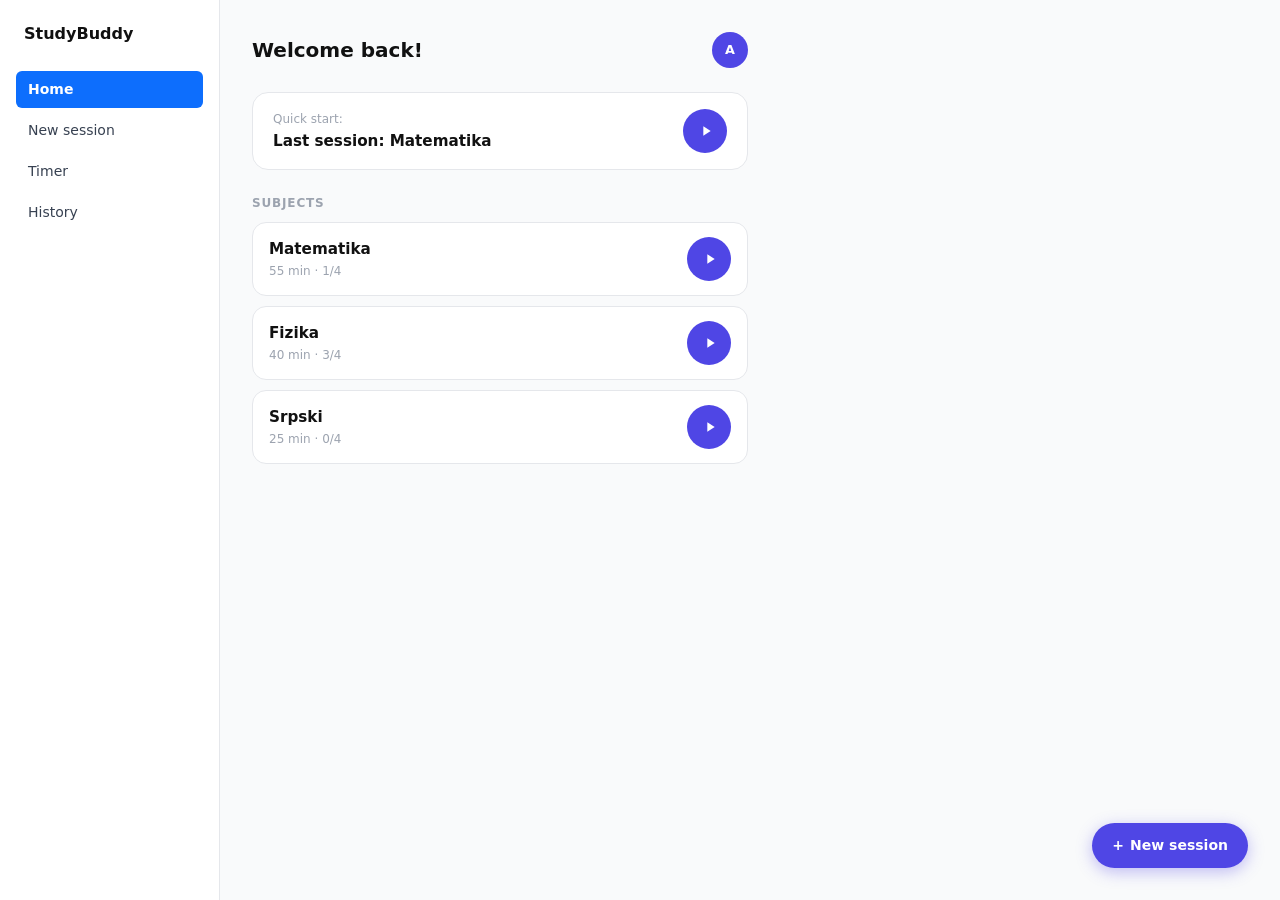
<file: index.html>
<!DOCTYPE html>
<html lang="sr">
<head>
  <meta charset="UTF-8" />
  <meta name="viewport" content="width=device-width, initial-scale=1.0"/>
  <title>StudyBuddy</title>
  <link href="https://cdn.jsdelivr.net/npm/bootstrap@5.3.2/dist/css/bootstrap.min.css" rel="stylesheet">
  <link rel="stylesheet" href="style.css">
</head>
<body>

<div class="d-flex">

  <aside class="d-none d-md-block">
    <h5>StudyBuddy</h5>
    <nav class="nav nav-pills flex-column gap-1">
      <a href="index.html"       class="nav-link active">Home</a>
      <a href="new-session.html" class="nav-link">New session</a>
      <a href="timer.html"       class="nav-link">Timer</a>
      <a href="history.html"     class="nav-link">History</a>
    </nav>
  </aside>

  <main class="flex-grow-1">
    <div class="page-header">
      <h4 class="page-title">Welcome back!</h4>
      <div class="avatar">A</div>
    </div>

    <div class="quick-start-card">
      <div>
        <div class="label">Quick start:</div>
        <div class="subject-name">Last session: Matematika</div>
      </div>
      <button class="play-btn" onclick="go('Matematika', 55, 4)">
        <svg viewBox="0 0 24 24"><path d="M8 5v14l11-7z"/></svg>
      </button>
    </div>

    <div class="section-label">Subjects</div>

    <div class="subject-card">
      <div>
        <div class="subject-name">Matematika</div>
        <div class="subject-meta">55 min · 1/4</div>
      </div>
      <button class="play-btn" onclick="go('Matematika', 55, 4)">
        <svg viewBox="0 0 24 24"><path d="M8 5v14l11-7z"/></svg>
      </button>
    </div>

    <div class="subject-card">
      <div>
        <div class="subject-name">Fizika</div>
        <div class="subject-meta">40 min · 3/4</div>
      </div>
      <button class="play-btn" onclick="go('Fizika', 40, 4)">
        <svg viewBox="0 0 24 24"><path d="M8 5v14l11-7z"/></svg>
      </button>
    </div>

    <div class="subject-card">
      <div>
        <div class="subject-name">Srpski</div>
        <div class="subject-meta">25 min · 0/4</div>
      </div>
      <button class="play-btn" onclick="go('Srpski', 25, 4)">
        <svg viewBox="0 0 24 24"><path d="M8 5v14l11-7z"/></svg>
      </button>
    </div>
  </main>

</div>

<a href="new-session.html" class="desktop-fab">
  <span>+</span> New session
</a>

<nav class="mobile-nav d-md-none">
  <a href="index.html" class="active">
    <span class="nav-icon">★</span>
    <span>Home</span>
  </a>
  <a href="new-session.html">
    <span class="nav-icon">+</span>
    <span>New session</span>
  </a>
  <a href="history.html">
    <span class="nav-icon">◷</span>
    <span>History</span>
  </a>
</nav>

<script>
  function go(subject, duration, repeats) {
    sessionStorage.setItem('session', JSON.stringify({ subject, duration, repeats }));
    window.location.href = 'timer.html';
  }
</script>
</body>
</html>
</file>
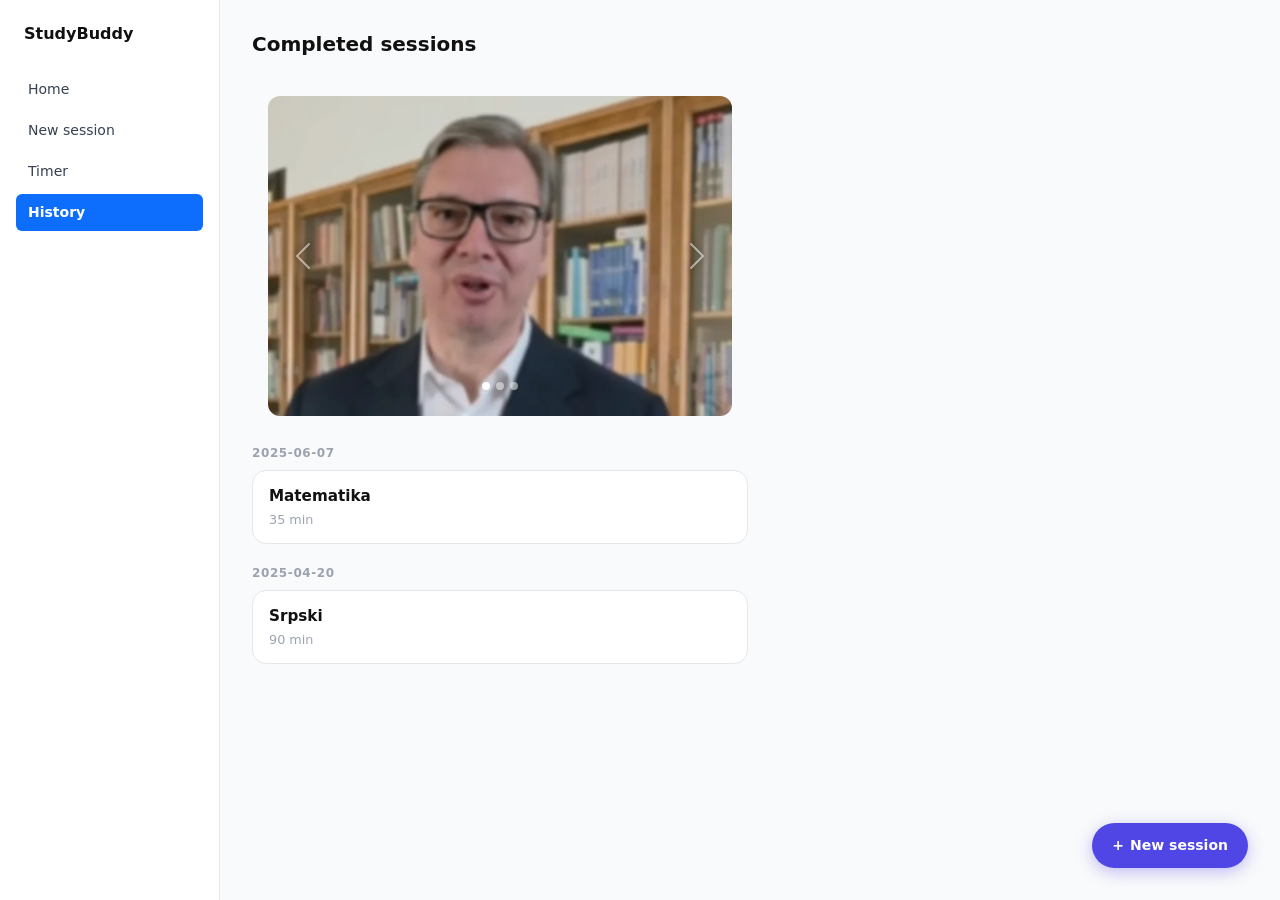
<file: history.html>
<!DOCTYPE html>
<html lang="sr">
<head>
  <meta charset="UTF-8" />
  <meta name="viewport" content="width=device-width, initial-scale=1.0"/>
  <title>StudyBuddy – History</title>
  <link href="https://cdn.jsdelivr.net/npm/bootstrap@5.3.2/dist/css/bootstrap.min.css" rel="stylesheet">
  <link rel="stylesheet" href="style.css">
  <style>
    /* ── Carousel wrapper ── */
    .study-carousel-wrap {
      padding: 1rem 1rem 0.5rem;
    }

    /* Fiksna visina na svim uređajima – slike se crop-uju da popune prostor */
    #studyCarousel .carousel-inner,
    #studyCarousel .carousel-item {
      height: 220px;          /* ← promeni visinu po ukusu */
    }

    @media (min-width: 768px) {
      #studyCarousel .carousel-inner,
      #studyCarousel .carousel-item {
        height: 320px;        /* malo veće na desktopu */
      }
    }

    #studyCarousel .carousel-item img {
      width: 100%;
      height: 100%;
      object-fit: cover;      /* sve 3 slike iste veličine, bez deformacije */
      border-radius: 12px;
    }

    /* Strelice – tamnije, vidljive i na svetlim slikama */
    #studyCarousel .carousel-control-prev-icon,
    #studyCarousel .carousel-control-next-icon {
      filter: invert(0) drop-shadow(0 0 3px rgba(0,0,0,.6));
    }

    /* Indikatori (tačkice) */
    #studyCarousel .carousel-indicators [data-bs-target] {
      border-radius: 50%;
      width: 8px;
      height: 8px;
    }
  </style>
</head>
<body>
<div class="d-flex">
  <aside class="d-none d-md-block">
    <h5>StudyBuddy</h5>
    <nav class="nav nav-pills flex-column gap-1">
      <a href="index.html"       class="nav-link">Home</a>
      <a href="new-session.html" class="nav-link">New session</a>
      <a href="timer.html"       class="nav-link">Timer</a>
      <a href="history.html"     class="nav-link active">History</a>
    </nav>
  </aside>

  <main class="flex-grow-1">
    <div class="page-header">
      <div class="d-flex align-items-center gap-2">
        <a href="index.html" class="back-btn d-md-none">←</a>
        <h4 class="page-title">Completed sessions</h4>
      </div>
    </div>

    <!-- ════════════════════════════════════════
         CAROUSEL  –  zameni src="slika1.jpg" itd.
         sopstvenim putanjama ili URL-ovima slika
         ════════════════════════════════════════ -->
    <div class="study-carousel-wrap">
      <div id="studyCarousel" class="carousel slide" data-bs-ride="carousel">

        <!-- Indikatori (tačkice ispod) -->
        <div class="carousel-indicators">
          <button type="button" data-bs-target="#studyCarousel" data-bs-slide-to="0"
                  class="active" aria-current="true" aria-label="Slika 1"></button>
          <button type="button" data-bs-target="#studyCarousel" data-bs-slide-to="1"
                  aria-label="Slika 2"></button>
          <button type="button" data-bs-target="#studyCarousel" data-bs-slide-to="2"
                  aria-label="Slika 3"></button>
        </div>

        <!-- Slike -->
        <div class="carousel-inner">

          <!-- ► SLIKA 1 (desktop) / SLIKA 4 (mobitel) -->
          <div class="carousel-item active">
            <picture>
              <source media="(max-width: 767px)" srcset="slika4.jpg">
              <img src="slika1.jpg" alt="Slika 1">
            </picture>
          </div>

          <!-- ► SLIKA 2 (desktop) / SLIKA 5 (mobitel) -->
          <div class="carousel-item">
            <picture>
              <source media="(max-width: 767px)" srcset="slika5.jpg">
              <img src="slika2.jpg" alt="Slika 2">
            </picture>
          </div>

          <!-- ► SLIKA 3 (desktop) / SLIKA 6 (mobitel) -->
          <div class="carousel-item">
            <picture>
              <source media="(max-width: 767px)" srcset="slika6.jpg">
              <img src="slika3.jpg" alt="Slika 3">
            </picture>
          </div>

        </div><!-- /carousel-inner -->

        <!-- Strelica levo -->
        <button class="carousel-control-prev" type="button"
                data-bs-target="#studyCarousel" data-bs-slide="prev">
          <span class="carousel-control-prev-icon" aria-hidden="true"></span>
          <span class="visually-hidden">Prethodna</span>
        </button>

        <!-- Strelica desno -->
        <button class="carousel-control-next" type="button"
                data-bs-target="#studyCarousel" data-bs-slide="next">
          <span class="carousel-control-next-icon" aria-hidden="true"></span>
          <span class="visually-hidden">Sledeća</span>
        </button>

      </div><!-- /carousel -->
    </div><!-- /carousel-wrap -->
    <!-- ════════════════════════════════════════ -->

    <!-- History items -->
    <div class="history-date">2025-06-07</div>
    <div class="history-card">
      <div class="h-name">Matematika</div>
      <div class="h-dur">35 min</div>
    </div>
    <div class="history-date">2025-04-20</div>
    <div class="history-card">
      <div class="h-name">Srpski</div>
      <div class="h-dur">90 min</div>
    </div>
  </main>
</div>

<a href="new-session.html" class="desktop-fab">
  <span>+</span> New session
</a>
<nav class="mobile-nav d-md-none">
  <a href="index.html">
    <span class="nav-icon">★</span>
    <span>Home</span>
  </a>
  <a href="new-session.html">
    <span class="nav-icon">+</span>
    <span>New session</span>
  </a>
  <a href="history.html" class="active">
    <span class="nav-icon">◷</span>
    <span>History</span>
  </a>
</nav>

<script src="https://cdn.jsdelivr.net/npm/bootstrap@5.3.2/dist/js/bootstrap.bundle.min.js"></script>
</body>
</html>
</file>
<file: style.css>
:root {
  --accent: #4f46e5;
  --accent-light: #eef2ff;
  --text-muted: #9ca3af;
  --border: #e5e7eb;
  --bg: #f9fafb;
  --card-bg: #ffffff;
  --sidebar-w: 220px;
}

* { box-sizing: border-box; }

body {
  background: var(--bg);
  font-family: 'Segoe UI', system-ui, sans-serif;
  margin: 0;
}

/* ── SIDEBAR ── */
aside {
  width: var(--sidebar-w);
  min-height: 100vh;
  background: var(--card-bg);
  border-right: 1px solid var(--border);
  padding: 24px 16px;
  position: sticky;
  top: 0;
}
aside h5 {
  font-weight: 700;
  font-size: 1rem;
  color: #111;
  margin-bottom: 28px;
  padding-left: 8px;
}
.nav-link {
  color: #374151;
  border-radius: 8px;
  padding: 8px 12px;
  font-size: 0.875rem;
  transition: background 0.15s, color 0.15s;
  text-decoration: none;
  display: block;
}
.nav-link.active,
.nav-link:hover {
  background: var(--accent-light);
  color: var(--accent);
  font-weight: 600;
}

/* ── MAIN ── */
main { padding: 24px 20px 80px; max-width: 480px; }
@media (min-width: 768px) {
  main { padding: 32px 32px 40px; max-width: 560px; }
}

/* ── PAGE HEADER ── */
.page-header {
  display: flex;
  align-items: center;
  justify-content: space-between;
  margin-bottom: 24px;
}
.page-title { font-size: 1.25rem; font-weight: 700; color: #111; margin: 0; }
.avatar {
  width: 36px; height: 36px;
  background: var(--accent);
  color: #fff;
  border-radius: 50%;
  display: flex; align-items: center; justify-content: center;
  font-size: 0.8rem; font-weight: 700;
  flex-shrink: 0;
}

/* ── QUICK START CARD ── */
.quick-start-card {
  background: var(--card-bg);
  border: 1px solid var(--border);
  border-radius: 16px;
  padding: 16px 20px;
  display: flex;
  align-items: center;
  justify-content: space-between;
  margin-bottom: 24px;
}
.quick-start-card .label {
  font-size: 0.75rem;
  color: var(--text-muted);
  margin-bottom: 2px;
}
.quick-start-card .subject-name {
  font-weight: 600;
  font-size: 0.95rem;
  color: #111;
}

/* ── SUBJECT CARDS ── */
.subject-card {
  background: var(--card-bg);
  border: 1px solid var(--border);
  border-radius: 14px;
  padding: 14px 16px;
  display: flex;
  align-items: center;
  justify-content: space-between;
  margin-bottom: 10px;
  transition: box-shadow 0.15s;
}
.subject-card:hover { box-shadow: 0 2px 12px rgba(79,70,229,.08); }
.subject-card .subject-name { font-weight: 600; font-size: 0.95rem; color: #111; }
.subject-card .subject-meta { font-size: 0.75rem; color: var(--text-muted); margin-top: 2px; }

/* ── PLAY BUTTON ── */
.play-btn {
  width: 44px; height: 44px;
  border-radius: 50%;
  background: var(--accent);
  border: none;
  color: #fff;
  display: flex; align-items: center; justify-content: center;
  font-size: 1rem;
  flex-shrink: 0;
  cursor: pointer;
  transition: background 0.15s, transform 0.1s;
}
.play-btn:hover { background: #4338ca; transform: scale(1.05); }
.play-btn svg { width: 16px; height: 16px; fill: #fff; margin-left: 2px; }

/* ── DESKTOP FAB ── */
.desktop-fab {
  display: none;
  position: fixed;
  bottom: 32px; right: 32px;
  background: var(--accent);
  color: #fff;
  border: none;
  border-radius: 100px;
  padding: 12px 20px;
  font-size: 0.875rem;
  font-weight: 600;
  cursor: pointer;
  box-shadow: 0 4px 16px rgba(79,70,229,.35);
  transition: background 0.15s, transform 0.1s;
  z-index: 100;
  text-decoration: none;
  align-items: center;
  gap: 6px;
}
.desktop-fab:hover { background: #4338ca; transform: translateY(-1px); }
@media (min-width: 768px) { .desktop-fab { display: flex; } }

/* ── NEW SESSION ── */
.back-btn {
  background: none; border: none; cursor: pointer;
  color: #374151; font-size: 1.2rem; padding: 0;
  margin-right: 8px;
  text-decoration: none;
}
.subject-chips {
  display: flex; gap: 8px; flex-wrap: wrap; margin-bottom: 20px;
}
.chip {
  padding: 6px 14px; border-radius: 20px; font-size: 0.8rem; font-weight: 500;
  cursor: pointer; border: 1.5px solid var(--border); background: var(--card-bg);
  color: #374151; transition: all 0.15s;
}
.chip.active { background: var(--accent); color: #fff; border-color: var(--accent); }

.form-label-sm { font-size: 0.8rem; color: var(--text-muted); font-weight: 500; margin-bottom: 6px; display: block; }
.form-control-flat {
  border: none; border-bottom: 2px solid var(--border); border-radius: 0;
  padding: 6px 2px; font-size: 1rem; font-weight: 600; color: #111;
  background: transparent; outline: none; width: 100%; margin-bottom: 20px;
}
.form-control-flat:focus { border-color: var(--accent); }

input[type=range] {
  -webkit-appearance: none; width: 100%; height: 4px;
  background: linear-gradient(to right, var(--accent) var(--val, 50%), var(--border) var(--val, 50%));
  border-radius: 4px; margin: 8px 0 4px;
}
input[type=range]::-webkit-slider-thumb {
  -webkit-appearance: none; width: 22px; height: 22px;
  border-radius: 50%; background: var(--accent);
  box-shadow: 0 0 0 4px rgba(79,70,229,.15);
  cursor: pointer;
}
.range-bubble {
  display: inline-block; background: #111; color: #fff;
  font-size: 0.75rem; font-weight: 700; padding: 3px 8px; border-radius: 6px;
  margin-bottom: 12px;
}
.btn-begin {
  width: 100%; padding: 14px; border-radius: 14px;
  background: var(--accent); color: #fff; border: none;
  font-size: 0.95rem; font-weight: 700; cursor: pointer;
  display: flex; align-items: center; justify-content: center; gap: 8px;
  margin-top: 24px; transition: background 0.15s;
}
.btn-begin:hover { background: #4338ca; }

/* ── TIMER ── */
.timer-wrap {
  display: flex; flex-direction: column; align-items: center;
  padding: 24px 0;
}
.timer-display {
  font-size: 5rem; font-weight: 800; color: var(--accent);
  letter-spacing: -2px; line-height: 1;
  margin: 24px 0 16px;
}
.timer-wave { width: 220px; height: 32px; margin-bottom: 32px; }
.timer-wave path {
  stroke: var(--accent); fill: none; stroke-width: 2.5;
  stroke-linecap: round;
  animation: wave 2s ease-in-out infinite;
}
@keyframes wave {
  0%, 100% { d: path("M0 16 Q27 4 55 16 Q82 28 110 16 Q137 4 165 16 Q192 28 220 16"); }
  50%       { d: path("M0 16 Q27 28 55 16 Q82 4 110 16 Q137 28 165 16 Q192 4 220 16"); }
}
.timer-progress {
  width: 100%; height: 4px; background: var(--border);
  border-radius: 4px; overflow: hidden; margin-bottom: 32px;
}
.timer-progress-bar {
  height: 100%; width: 0%; background: var(--accent); border-radius: 4px;
  transition: width 1s linear;
}
.timer-controls { display: flex; gap: 12px; }
.btn-ctrl {
  display: flex; align-items: center; gap: 6px;
  padding: 10px 20px; border-radius: 100px; font-size: 0.85rem; font-weight: 600;
  border: 1.5px solid var(--border); background: var(--card-bg); cursor: pointer;
  transition: all 0.15s; color: #374151;
}
.btn-ctrl:hover { border-color: #9ca3af; }

/* ── FINISH MODAL ── */
.finish-card {
  background: var(--card-bg); border-radius: 20px;
  border: 1px solid var(--border); padding: 28px 24px;
}
.finish-card h4 { font-weight: 700; margin-bottom: 4px; }
.finish-card .subtitle { font-size: 0.8rem; color: var(--text-muted); margin-bottom: 20px; }
.note-area {
  width: 100%; min-height: 120px; border-radius: 12px;
  border: 1.5px solid var(--border); padding: 12px 14px;
  font-size: 0.9rem; color: #374151; resize: vertical;
  outline: none; font-family: inherit;
}
.note-area:focus { border-color: var(--accent); }
.finish-actions { display: flex; gap: 10px; margin-top: 16px; }
.btn-save {
  display: flex; align-items: center; gap: 6px;
  background: var(--accent); color: #fff; border: none;
  border-radius: 100px; padding: 10px 24px; font-size: 0.875rem; font-weight: 600;
  cursor: pointer;
}
.btn-skip {
  background: none; border: none; color: var(--text-muted);
  font-size: 0.875rem; cursor: pointer; padding: 10px 8px;
}

/* ── HISTORY ── */
.history-date {
  font-size: 0.75rem; font-weight: 600; color: var(--text-muted);
  letter-spacing: .05em; margin: 20px 0 8px;
}
.history-card {
  background: var(--card-bg); border: 1px solid var(--border);
  border-radius: 14px; padding: 14px 16px; margin-bottom: 8px;
}
.history-card .h-name { font-weight: 600; font-size: 0.95rem; color: #111; }
.history-card .h-dur  { font-size: 0.8rem; color: var(--text-muted); margin-top: 2px; }

/* ── MOBILE NAV ── */
.mobile-nav {
  position: fixed; bottom: 0; left: 0; right: 0;
  background: var(--card-bg); border-top: 1px solid var(--border);
  display: flex; justify-content: space-around; padding: 10px 0 14px;
  z-index: 200;
}
.mobile-nav a {
  text-decoration: none; color: var(--text-muted);
  display: flex; flex-direction: column; align-items: center; gap: 2px;
  font-size: 0.7rem; font-weight: 500; padding: 0 16px;
  transition: color 0.15s;
}
.mobile-nav a.active { color: var(--accent); }
.mobile-nav .nav-icon { font-size: 1.1rem; }

/* ── MISC ── */
.section-label {
  font-size: 0.75rem; font-weight: 600; color: var(--text-muted);
  text-transform: uppercase; letter-spacing: .07em;
  margin-bottom: 10px; margin-top: 4px;
}
</file>
